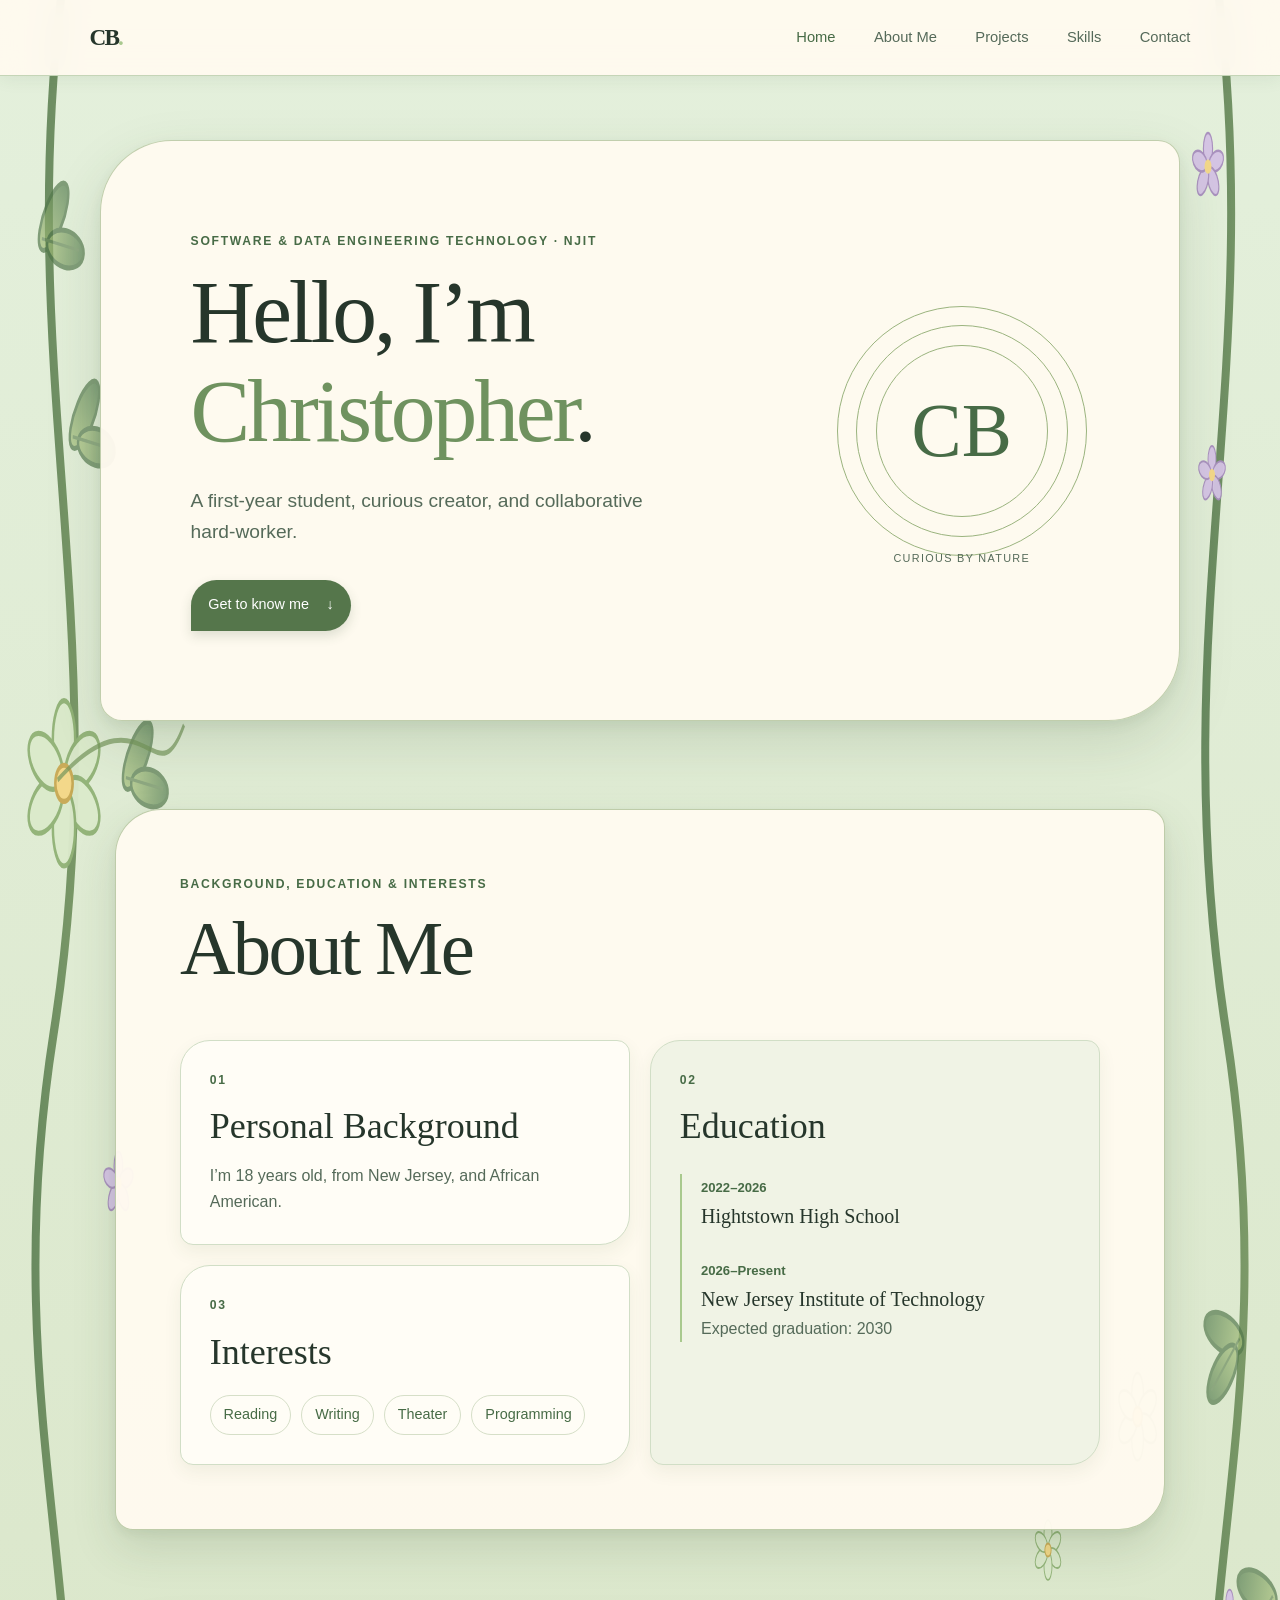
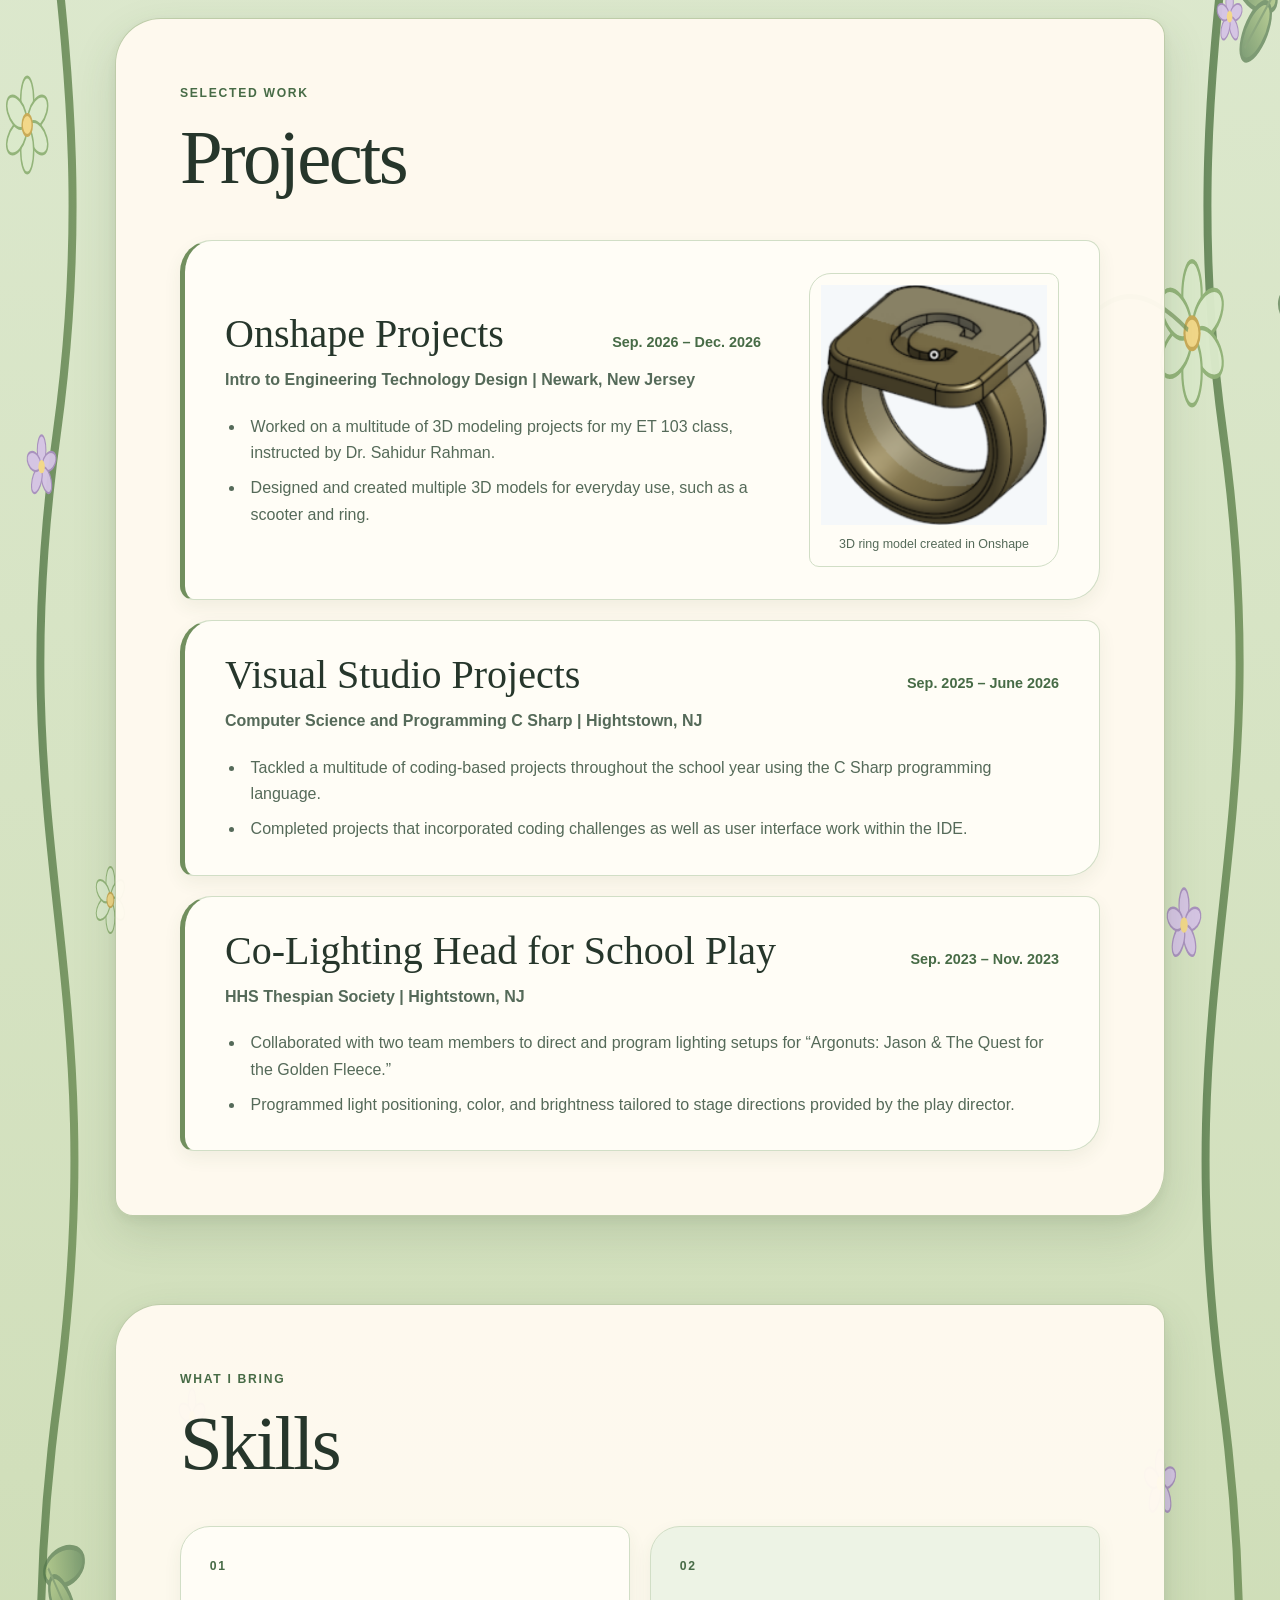
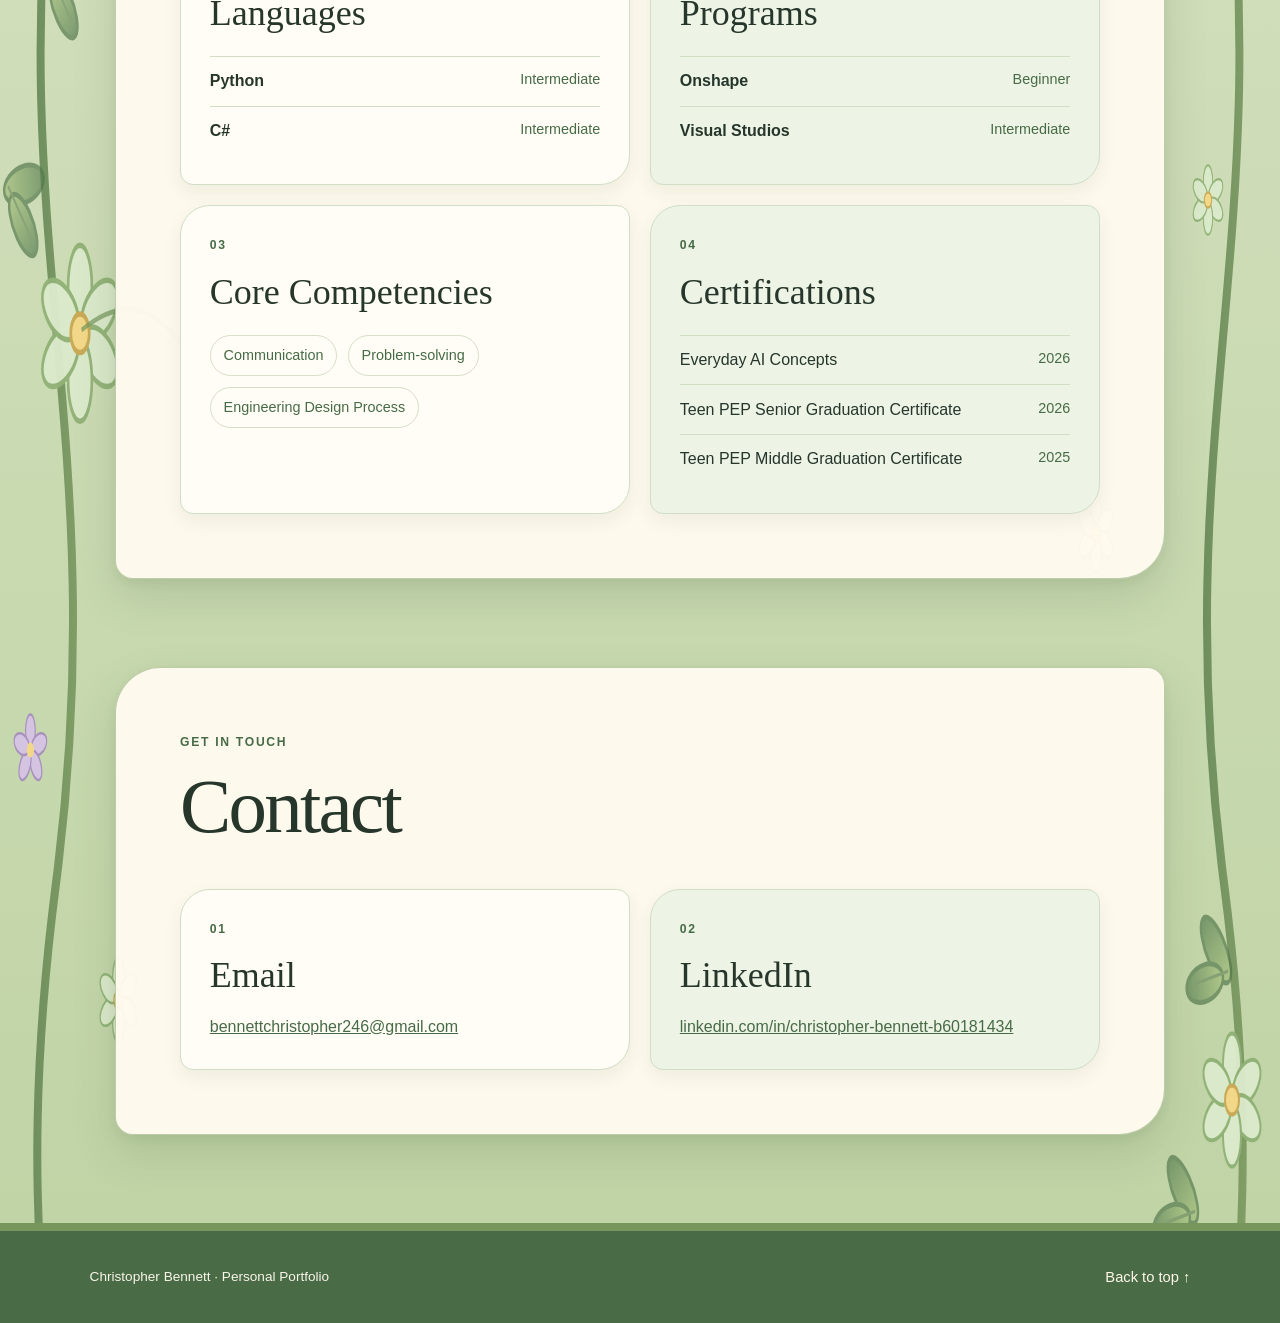
<file: index.html>
<!doctype html>
<html lang="en">
  <head>
    <meta charset="utf-8">
    <meta name="viewport" content="width=device-width, initial-scale=1">
    <meta name="theme-color" content="#e4f0dc">
    <meta name="description" content="The personal portfolio of Christopher Bennett, a Software and Data Engineering Technology student at NJIT.">
    <title>Christopher Bennett | Home</title>
    <link rel="stylesheet" href="styles.css">
    <script src="script.js" defer></script>
  </head>
  <body>
    <a class="skip-link" href="#main">Skip to main content</a>
    <header class="site-header">
      <a class="brand" href="index.html" aria-label="Christopher Bennett home">CB<span>.</span></a>
      <button class="menu-toggle" type="button" aria-expanded="false" aria-controls="primary-navigation">
        <span class="menu-icon" aria-hidden="true"></span>
        <span class="menu-label">Menu</span>
      </button>
      <nav class="navigation" id="primary-navigation" aria-label="Main navigation">
        <a href="#home" aria-current="location">Home</a>
        <a href="#about">About Me</a>
        <a href="#projects">Projects</a>
        <a href="#skills">Skills</a>
        <a href="#contact">Contact</a>
      </nav>
    </header>

    <main id="main">
      <section class="hero" id="home" aria-labelledby="page-title">
        <div class="hero-copy">
          <p class="eyebrow">Software &amp; Data Engineering Technology · NJIT</p>
          <h1 id="page-title">Hello, I’m <span>Christopher</span>.</h1>
          <p class="hero-intro">A first-year student, curious creator, and collaborative hard-worker.</p>
          <a class="button-link" href="#about">Get to know me <span aria-hidden="true">↓</span></a>
        </div>
        <div class="hero-mark" aria-hidden="true">
          <span class="mark-circle"></span>
          <span class="mark-initials">CB</span>
          <span class="mark-caption">curious by nature</span>
        </div>
      </section>

      <section class="about-page" id="about" aria-labelledby="about-title">
        <header class="about-heading">
          <p class="eyebrow">Background, education &amp; interests</p>
          <h2 id="about-title">About Me</h2>
        </header>
        <div class="about-grid">
          <section class="about-card" aria-labelledby="background-title">
            <p class="eyebrow">01</p>
            <h3 id="background-title">Personal Background</h3>
            <p>I’m 18 years old, from New Jersey, and African American.</p>
          </section>
          <section class="about-card education-card" aria-labelledby="education-title">
            <p class="eyebrow">02</p>
            <h3 id="education-title">Education</h3>
            <ol class="education-list">
              <li><span class="education-years">2022–2026</span><h4>Hightstown High School</h4></li>
              <li><span class="education-years">2026–Present</span><h4>New Jersey Institute of Technology</h4><p>Expected graduation: 2030</p></li>
            </ol>
          </section>
          <section class="about-card about-interests" aria-labelledby="about-interests-title">
            <p class="eyebrow">03</p>
            <h3 id="about-interests-title">Interests</h3>
            <ul class="about-interest-list"><li>Reading</li><li>Writing</li><li>Theater</li><li>Programming</li></ul>
          </section>
        </div>
      </section>

      <section class="projects-page" id="projects" aria-labelledby="projects-title">
        <header class="projects-heading"><p class="eyebrow">Selected work</p><h2 id="projects-title">Projects</h2></header>
        <div class="resume-list">
          <article class="resume-entry" aria-labelledby="onshape-title">
            <div class="resume-copy">
              <div class="resume-entry-heading"><h3 id="onshape-title">Onshape Projects</h3><p class="resume-date"><time datetime="2026-09">Sep. 2026</time> – <time datetime="2026-12">Dec. 2026</time></p></div>
              <p class="resume-subtitle">Intro to Engineering Technology Design <span aria-hidden="true">|</span> Newark, New Jersey</p>
              <ul class="resume-bullets"><li>Worked on a multitude of 3D modeling projects for my ET 103 class, instructed by Dr. Sahidur Rahman.</li><li>Designed and created multiple 3D models for everyday use, such as a scooter and ring.</li></ul>
            </div>
            <figure class="resume-image"><img src="assets/Screenshot 2026-10-22 191801.png" alt="A 3D model of a gold-toned ring with a broad, rounded rectangular top." width="232" height="278"><figcaption>3D ring model created in Onshape</figcaption></figure>
          </article>
          <article class="resume-entry resume-entry-text" aria-labelledby="visual-studio-title">
            <div class="resume-copy">
              <div class="resume-entry-heading"><h3 id="visual-studio-title">Visual Studio Projects</h3><p class="resume-date"><time datetime="2025-09">Sep. 2025</time> – <time datetime="2026-06">June 2026</time></p></div>
              <p class="resume-subtitle">Computer Science and Programming C Sharp <span aria-hidden="true">|</span> Hightstown, NJ</p>
              <ul class="resume-bullets"><li>Tackled a multitude of coding-based projects throughout the school year using the C Sharp programming language.</li><li>Completed projects that incorporated coding challenges as well as user interface work within the IDE.</li></ul>
            </div>
          </article>
          <article class="resume-entry resume-entry-text" aria-labelledby="lighting-title">
            <div class="resume-copy">
              <div class="resume-entry-heading"><h3 id="lighting-title">Co-Lighting Head for School Play</h3><p class="resume-date"><time datetime="2023-09">Sep. 2023</time> – <time datetime="2023-11">Nov. 2023</time></p></div>
              <p class="resume-subtitle">HHS Thespian Society <span aria-hidden="true">|</span> Hightstown, NJ</p>
              <ul class="resume-bullets"><li>Collaborated with two team members to direct and program lighting setups for “Argonuts: Jason &amp; The Quest for the Golden Fleece.”</li><li>Programmed light positioning, color, and brightness tailored to stage directions provided by the play director.</li></ul>
            </div>
          </article>
        </div>
      </section>

      <section class="skills-page" id="skills" aria-labelledby="skills-title">
        <header class="skills-heading"><p class="eyebrow">What I bring</p><h2 id="skills-title">Skills</h2></header>
        <div class="skills-grid">
          <section class="skills-card" aria-labelledby="languages-title"><p class="eyebrow">01</p><h3 id="languages-title">Languages</h3><dl class="skill-list"><div><dt>Python</dt><dd>Intermediate</dd></div><div><dt>C#</dt><dd>Intermediate</dd></div></dl></section>
          <section class="skills-card" aria-labelledby="programs-title"><p class="eyebrow">02</p><h3 id="programs-title">Programs</h3><dl class="skill-list"><div><dt>Onshape</dt><dd>Beginner</dd></div><div><dt>Visual Studios</dt><dd>Intermediate</dd></div></dl></section>
          <section class="skills-card" aria-labelledby="competencies-title"><p class="eyebrow">03</p><h3 id="competencies-title">Core Competencies</h3><ul class="skill-tags"><li>Communication</li><li>Problem-solving</li><li>Engineering Design Process</li></ul></section>
          <section class="skills-card certifications-card" aria-labelledby="certifications-title"><p class="eyebrow">04</p><h3 id="certifications-title">Certifications</h3><ul class="certification-list"><li><span>Everyday AI Concepts</span><time datetime="2026">2026</time></li><li><span>Teen PEP Senior Graduation Certificate</span><time datetime="2026">2026</time></li><li><span>Teen PEP Middle Graduation Certificate</span><time datetime="2025">2025</time></li></ul></section>
        </div>
      </section>

      <section class="contact-page" id="contact" aria-labelledby="contact-title">
        <header class="contact-heading"><p class="eyebrow">Get in touch</p><h2 id="contact-title">Contact</h2></header>
        <div class="contact-grid">
          <section class="contact-card" aria-labelledby="email-title"><p class="eyebrow">01</p><h3 id="email-title">Email</h3><a href="mailto:bennettchristopher246@gmail.com">bennettchristopher246@gmail.com</a></section>
          <section class="contact-card" aria-labelledby="linkedin-title"><p class="eyebrow">02</p><h3 id="linkedin-title">LinkedIn</h3><a href="https://www.linkedin.com/in/christopher-bennett-b60181434/" target="_blank" rel="noopener noreferrer">linkedin.com/in/christopher-bennett-b60181434</a></section>
        </div>
      </section>
    </main>

    <footer class="site-footer">
      <p>Christopher Bennett <span aria-hidden="true">·</span> Personal Portfolio</p>
      <a href="#home">Back to top ↑</a>
    </footer>
  </body>
</html>
</file>
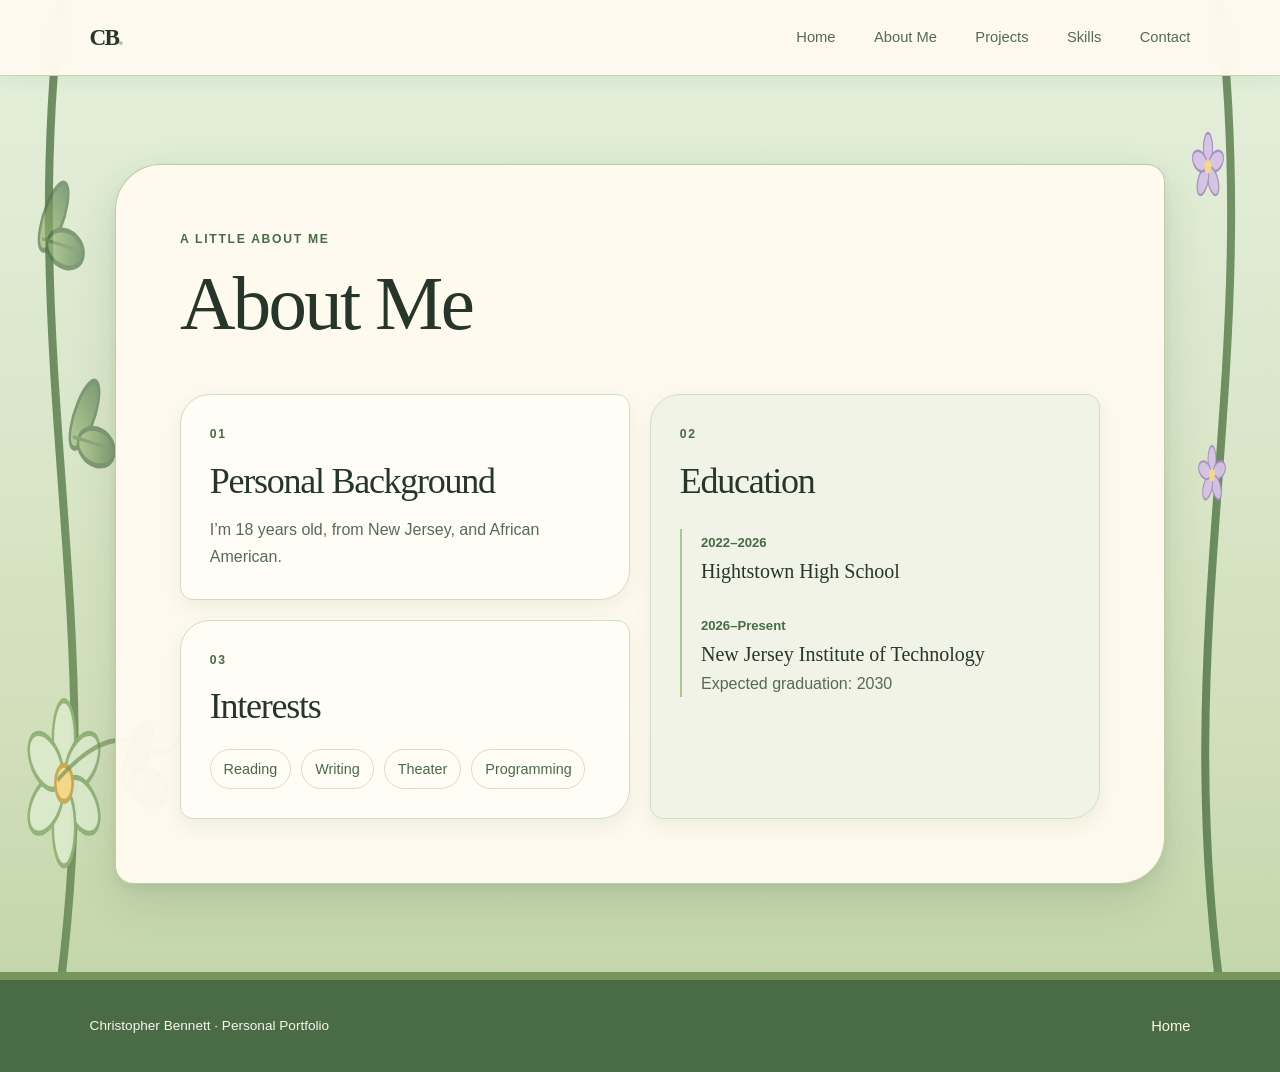
<file: about.html>
<!doctype html>
<html lang="en">
  <head>
    <meta charset="utf-8">
    <meta name="viewport" content="width=device-width, initial-scale=1">
    <title>Christopher Bennett | About Me</title>
    <link rel="stylesheet" href="styles.css">
    <script src="script.js" defer></script>
  </head>
  <body>
    <a class="skip-link" href="#main">Skip to main content</a>
    <header class="site-header">
      <a class="brand" href="index.html#home" aria-label="Christopher Bennett home">CB<span>.</span></a>
      <button class="menu-toggle" type="button" aria-expanded="false" aria-controls="primary-navigation"><span class="menu-icon" aria-hidden="true"></span><span class="menu-label">Menu</span></button>
      <nav class="navigation" id="primary-navigation" aria-label="Main navigation">
        <a href="index.html#home">Home</a><a href="index.html#about">About Me</a><a href="index.html#projects">Projects</a><a href="index.html#skills">Skills</a><a href="index.html#contact">Contact</a>
      </nav>
    </header>
    <main id="main" class="about-page">
      <header class="about-heading">
        <p class="eyebrow">A little about me</p>
        <h1>About Me</h1>
      </header>
      <div class="about-grid">
        <section class="about-card" aria-labelledby="background-title">
          <p class="eyebrow">01</p>
          <h2 id="background-title">Personal Background</h2>
          <p>I’m 18 years old, from New Jersey, and African American.</p>
        </section>
        <section class="about-card education-card" aria-labelledby="education-title">
          <p class="eyebrow">02</p>
          <h2 id="education-title">Education</h2>
          <ol class="education-list">
            <li>
              <span class="education-years">2022–2026</span>
              <h3>Hightstown High School</h3>
            </li>
            <li>
              <span class="education-years">2026–Present</span>
              <h3>New Jersey Institute of Technology</h3>
              <p>Expected graduation: 2030</p>
            </li>
          </ol>
        </section>
        <section class="about-card about-interests" aria-labelledby="about-interests-title">
          <p class="eyebrow">03</p>
          <h2 id="about-interests-title">Interests</h2>
          <ul class="about-interest-list">
            <li>Reading</li>
            <li>Writing</li>
            <li>Theater</li>
            <li>Programming</li>
          </ul>
        </section>
      </div>
    </main>
    <footer class="site-footer"><p>Christopher Bennett <span aria-hidden="true">·</span> Personal Portfolio</p><a href="index.html">Home</a></footer>
  </body>
</html>
</file>
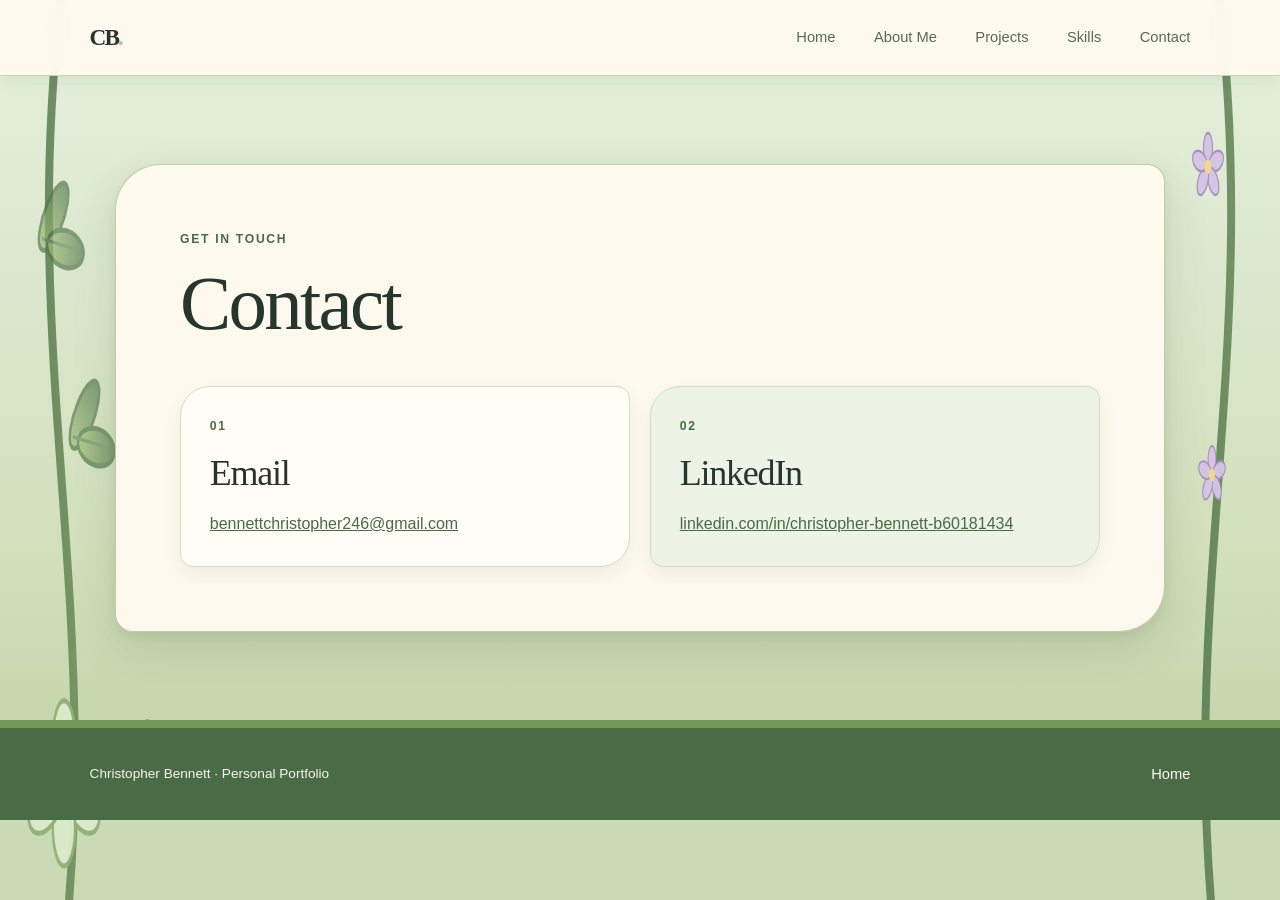
<file: contact.html>
<!doctype html>
<html lang="en">
  <head>
    <meta charset="utf-8">
    <meta name="viewport" content="width=device-width, initial-scale=1">
    <title>Christopher Bennett | Contact</title>
    <link rel="stylesheet" href="styles.css">
    <script src="script.js" defer></script>
  </head>
  <body>
    <a class="skip-link" href="#main">Skip to main content</a>
    <header class="site-header">
      <a class="brand" href="index.html#home" aria-label="Christopher Bennett home">CB<span>.</span></a>
      <button class="menu-toggle" type="button" aria-expanded="false" aria-controls="primary-navigation"><span class="menu-icon" aria-hidden="true"></span><span class="menu-label">Menu</span></button>
      <nav class="navigation" id="primary-navigation" aria-label="Main navigation">
        <a href="index.html#home">Home</a><a href="index.html#about">About Me</a><a href="index.html#projects">Projects</a><a href="index.html#skills">Skills</a><a href="index.html#contact">Contact</a>
      </nav>
    </header>
    <main id="main" class="contact-page">
      <header class="contact-heading">
        <p class="eyebrow">Get in touch</p>
        <h1>Contact</h1>
      </header>
      <div class="contact-grid">
        <section class="contact-card" aria-labelledby="email-title">
          <p class="eyebrow">01</p>
          <h2 id="email-title">Email</h2>
          <a href="mailto:bennettchristopher246@gmail.com">bennettchristopher246@gmail.com</a>
        </section>
        <section class="contact-card" aria-labelledby="linkedin-title">
          <p class="eyebrow">02</p>
          <h2 id="linkedin-title">LinkedIn</h2>
          <a href="https://www.linkedin.com/in/christopher-bennett-b60181434/" target="_blank" rel="noopener noreferrer">linkedin.com/in/christopher-bennett-b60181434</a>
        </section>
      </div>
    </main>
    <footer class="site-footer"><p>Christopher Bennett <span aria-hidden="true">·</span> Personal Portfolio</p><a href="index.html">Home</a></footer>
  </body>
</html>
</file>
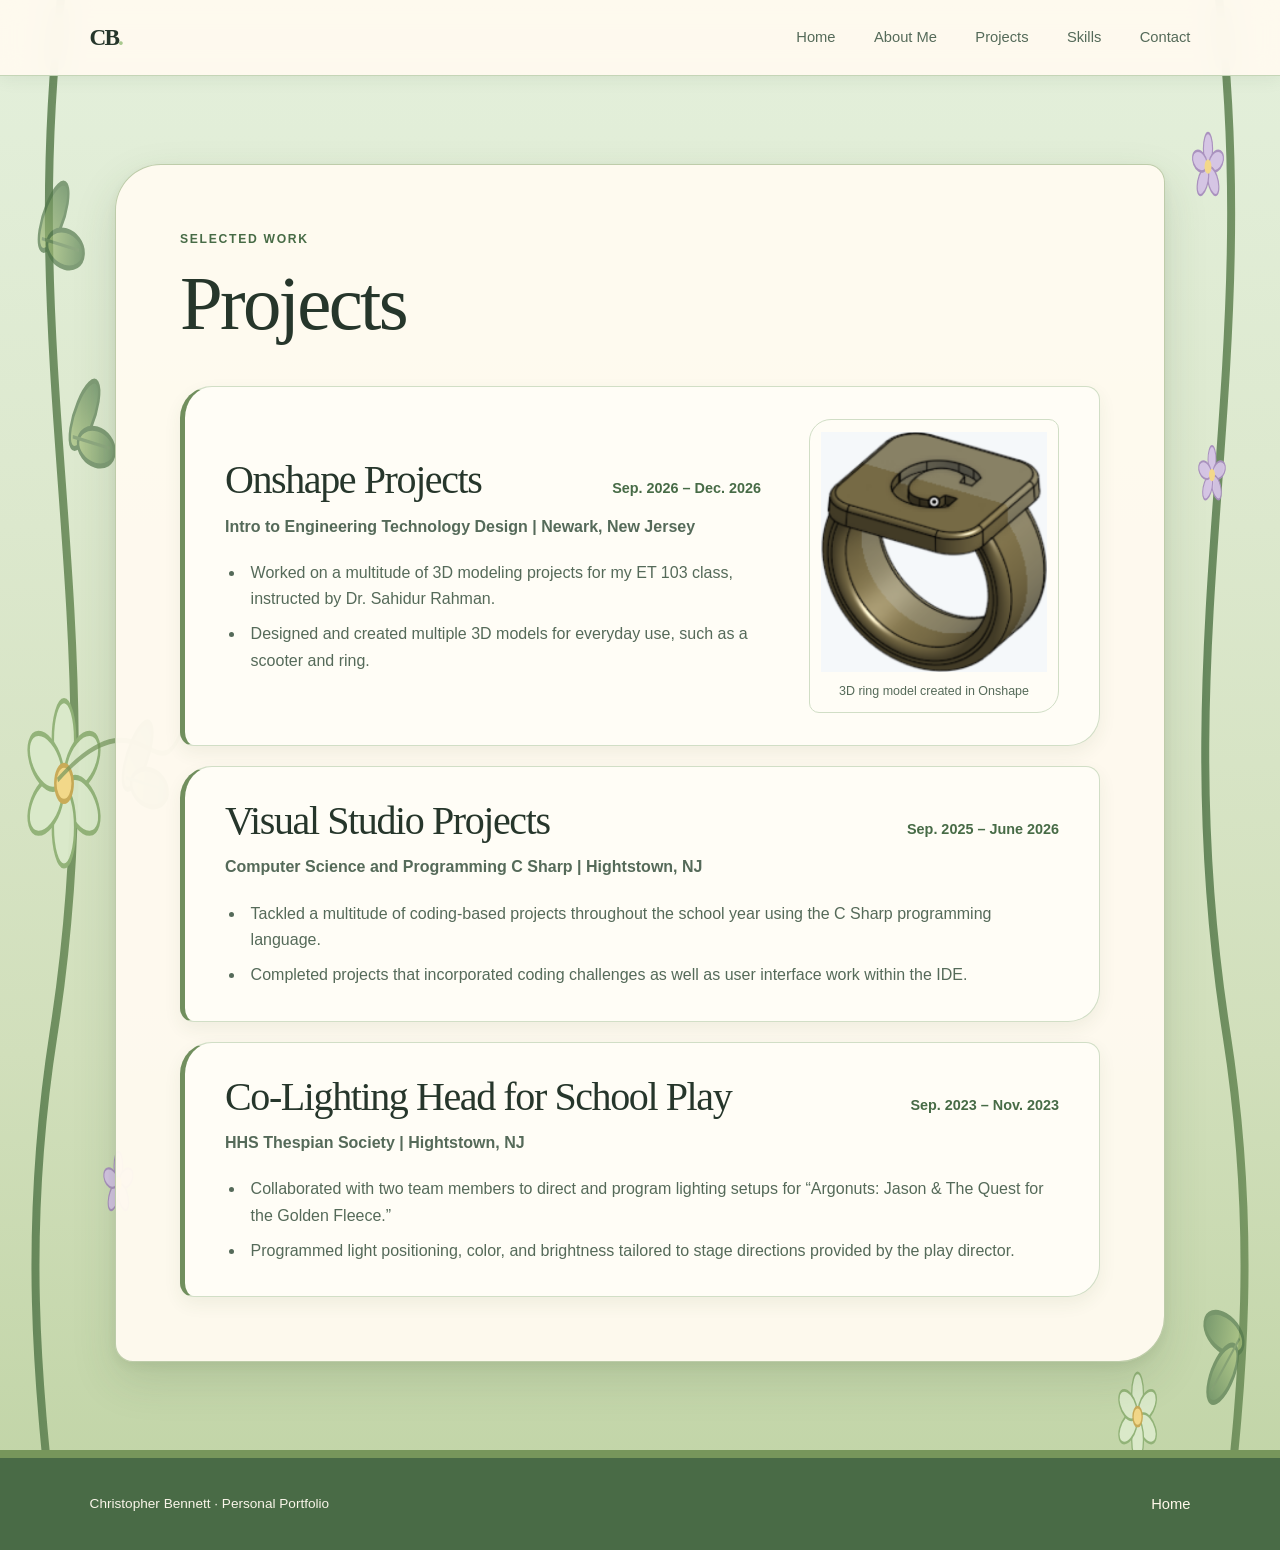
<file: projects.html>
<!doctype html>
<html lang="en">
  <head>
    <meta charset="utf-8">
    <meta name="viewport" content="width=device-width, initial-scale=1">
    <title>Christopher Bennett | Projects</title>
    <link rel="stylesheet" href="styles.css">
    <script src="script.js" defer></script>
  </head>
  <body>
    <a class="skip-link" href="#main">Skip to main content</a>
    <header class="site-header">
      <a class="brand" href="index.html#home" aria-label="Christopher Bennett home">CB<span>.</span></a>
      <button class="menu-toggle" type="button" aria-expanded="false" aria-controls="primary-navigation"><span class="menu-icon" aria-hidden="true"></span><span class="menu-label">Menu</span></button>
      <nav class="navigation" id="primary-navigation" aria-label="Main navigation">
        <a href="index.html#home">Home</a><a href="index.html#about">About Me</a><a href="index.html#projects">Projects</a><a href="index.html#skills">Skills</a><a href="index.html#contact">Contact</a>
      </nav>
    </header>
    <main id="main" class="projects-page">
      <header class="projects-heading">
        <p class="eyebrow">Selected work</p>
        <h1>Projects</h1>
      </header>
      <div class="resume-list">
      <section class="resume-entry" aria-labelledby="onshape-title">
        <div class="resume-copy">
          <div class="resume-entry-heading">
            <h2 id="onshape-title">Onshape Projects</h2>
            <p class="resume-date"><time datetime="2026-09">Sep. 2026</time> – <time datetime="2026-12">Dec. 2026</time></p>
          </div>
          <p class="resume-subtitle">Intro to Engineering Technology Design <span aria-hidden="true">|</span> Newark, New Jersey</p>
          <ul class="resume-bullets">
            <li>Worked on a multitude of 3D modeling projects for my ET 103 class, instructed by Dr. Sahidur Rahman.</li>
            <li>Designed and created multiple 3D models for everyday use, such as a scooter and ring.</li>
          </ul>
        </div>
        <figure class="resume-image">
          <img src="assets/Screenshot 2026-10-22 191801.png" alt="A 3D model of a gold-toned ring with a broad, rounded rectangular top." width="232" height="278">
          <figcaption>3D ring model created in Onshape</figcaption>
        </figure>
      </section>
      <section class="resume-entry resume-entry-text" aria-labelledby="visual-studio-title">
        <div class="resume-copy">
          <div class="resume-entry-heading">
            <h2 id="visual-studio-title">Visual Studio Projects</h2>
            <p class="resume-date"><time datetime="2025-09">Sep. 2025</time> – <time datetime="2026-06">June 2026</time></p>
          </div>
          <p class="resume-subtitle">Computer Science and Programming C Sharp <span aria-hidden="true">|</span> Hightstown, NJ</p>
          <ul class="resume-bullets">
            <li>Tackled a multitude of coding-based projects throughout the school year using the C Sharp programming language.</li>
            <li>Completed projects that incorporated coding challenges as well as user interface work within the IDE.</li>
          </ul>
        </div>
      </section>
      <section class="resume-entry resume-entry-text" aria-labelledby="lighting-title">
        <div class="resume-copy">
          <div class="resume-entry-heading">
            <h2 id="lighting-title">Co-Lighting Head for School Play</h2>
            <p class="resume-date"><time datetime="2023-09">Sep. 2023</time> – <time datetime="2023-11">Nov. 2023</time></p>
          </div>
          <p class="resume-subtitle">HHS Thespian Society <span aria-hidden="true">|</span> Hightstown, NJ</p>
          <ul class="resume-bullets">
            <li>Collaborated with two team members to direct and program lighting setups for “Argonuts: Jason &amp; The Quest for the Golden Fleece.”</li>
            <li>Programmed light positioning, color, and brightness tailored to stage directions provided by the play director.</li>
          </ul>
        </div>
      </section>
      </div>
    </main>
    <footer class="site-footer"><p>Christopher Bennett <span aria-hidden="true">·</span> Personal Portfolio</p><a href="index.html">Home</a></footer>
  </body>
</html>
</file>
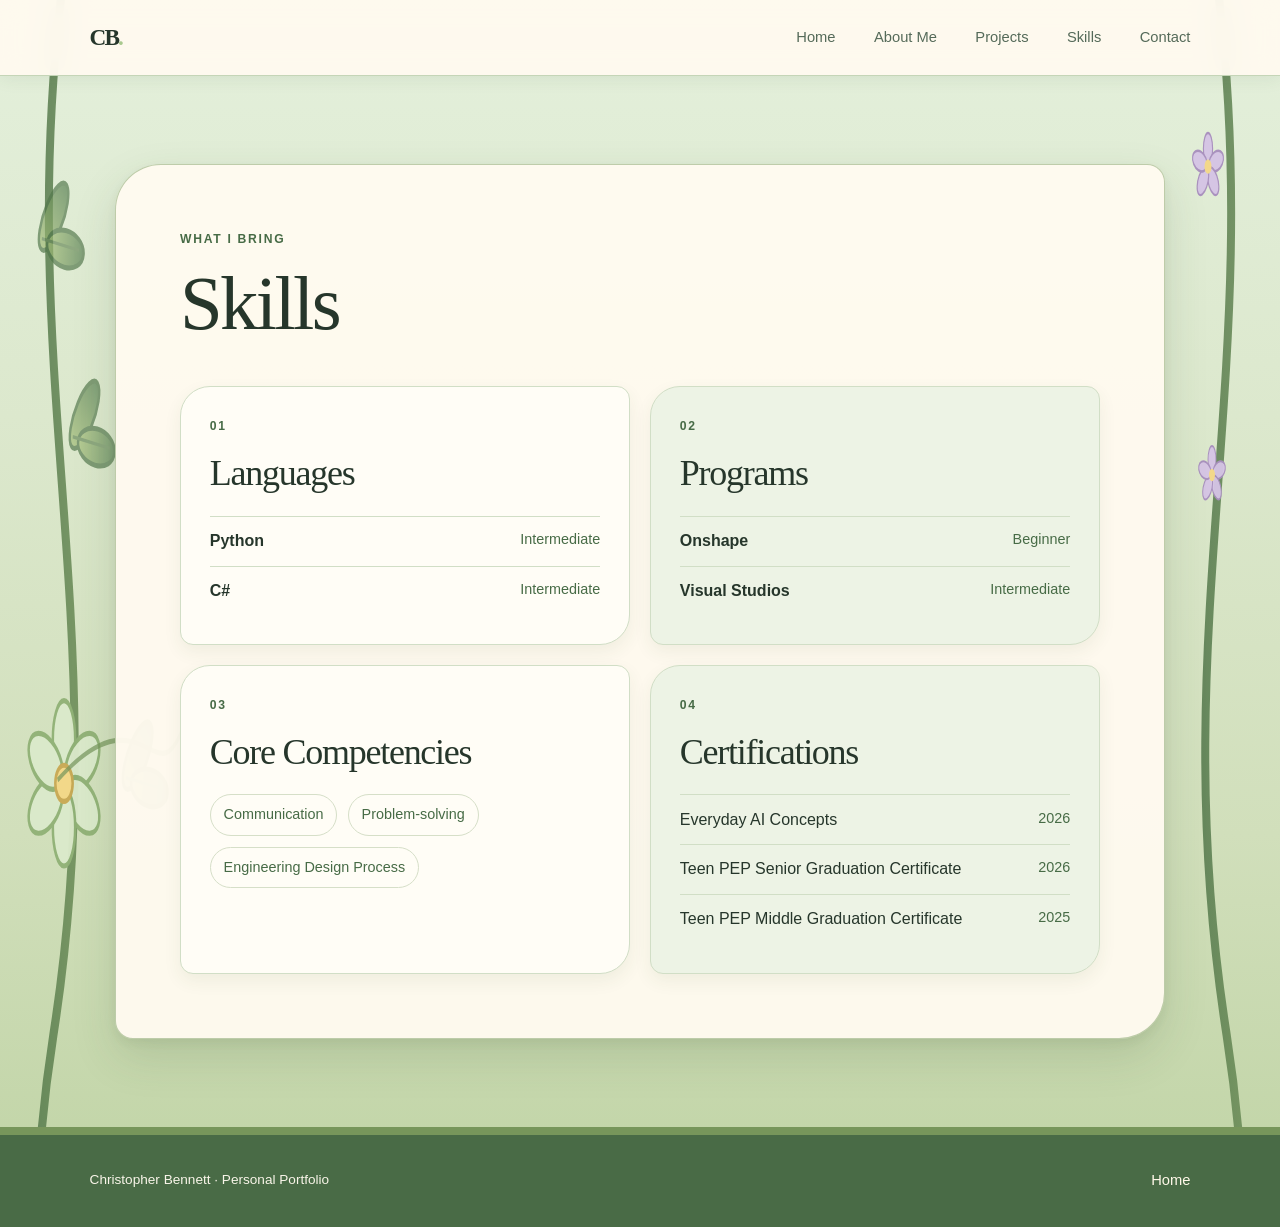
<file: skills.html>
<!doctype html>
<html lang="en">
  <head>
    <meta charset="utf-8">
    <meta name="viewport" content="width=device-width, initial-scale=1">
    <title>Christopher Bennett | Skills</title>
    <link rel="stylesheet" href="styles.css">
    <script src="script.js" defer></script>
  </head>
  <body>
    <a class="skip-link" href="#main">Skip to main content</a>
    <header class="site-header">
      <a class="brand" href="index.html#home" aria-label="Christopher Bennett home">CB<span>.</span></a>
      <button class="menu-toggle" type="button" aria-expanded="false" aria-controls="primary-navigation"><span class="menu-icon" aria-hidden="true"></span><span class="menu-label">Menu</span></button>
      <nav class="navigation" id="primary-navigation" aria-label="Main navigation">
        <a href="index.html#home">Home</a><a href="index.html#about">About Me</a><a href="index.html#projects">Projects</a><a href="index.html#skills">Skills</a><a href="index.html#contact">Contact</a>
      </nav>
    </header>
    <main id="main" class="skills-page">
      <header class="skills-heading">
        <p class="eyebrow">What I bring</p>
        <h1>Skills</h1>
      </header>
      <div class="skills-grid">
        <section class="skills-card" aria-labelledby="languages-title">
          <p class="eyebrow">01</p>
          <h2 id="languages-title">Languages</h2>
          <dl class="skill-list">
            <div><dt>Python</dt><dd>Intermediate</dd></div>
            <div><dt>C#</dt><dd>Intermediate</dd></div>
          </dl>
        </section>
        <section class="skills-card" aria-labelledby="programs-title">
          <p class="eyebrow">02</p>
          <h2 id="programs-title">Programs</h2>
          <dl class="skill-list">
            <div><dt>Onshape</dt><dd>Beginner</dd></div>
            <div><dt>Visual Studios</dt><dd>Intermediate</dd></div>
          </dl>
        </section>
        <section class="skills-card" aria-labelledby="competencies-title">
          <p class="eyebrow">03</p>
          <h2 id="competencies-title">Core Competencies</h2>
          <ul class="skill-tags">
            <li>Communication</li>
            <li>Problem-solving</li>
            <li>Engineering Design Process</li>
          </ul>
        </section>
        <section class="skills-card certifications-card" aria-labelledby="certifications-title">
          <p class="eyebrow">04</p>
          <h2 id="certifications-title">Certifications</h2>
          <ul class="certification-list">
            <li><span>Everyday AI Concepts</span><time datetime="2026">2026</time></li>
            <li><span>Teen PEP Senior Graduation Certificate</span><time datetime="2026">2026</time></li>
            <li><span>Teen PEP Middle Graduation Certificate</span><time datetime="2025">2025</time></li>
          </ul>
        </section>
      </div>
    </main>
    <footer class="site-footer"><p>Christopher Bennett <span aria-hidden="true">·</span> Personal Portfolio</p><a href="index.html">Home</a></footer>
  </body>
</html>
</file>
<file: styles.css>
:root {
  color-scheme: light;
  --ink: #26362b;
  --muted: #556a59;
  --accent: #a9c98e;
  --leaf-highlight: #6f925f;
  --green-deep: #476b46;
  --soft-green: #edf3e5;
  --paper: #fffaf0;
  --line: #d1dec6;
  --serif: Georgia, "Times New Roman", serif;
  --sans: "Segoe UI", Arial, sans-serif;
}

* { box-sizing: border-box; }
html { scroll-behavior: smooth; }
body {
  margin: 0;
  background-color: #c9dab5;
  background-image: url("assets/foreground-flowers-bloom.svg"), linear-gradient(180deg, #e4f0dc 0%, #dce8cd 34%, #d1dfbb 68%, #bfd3a4 100%);
  background-repeat: repeat-y, no-repeat;
  background-position: center top, center;
  background-size: 100% 5000px, 100% 100%;
  color: var(--ink);
  font-family: var(--sans);
  line-height: 1.65;
}
a { color: inherit; }
a:focus-visible, button:focus-visible { outline: 3px solid var(--green-deep); outline-offset: 4px; }
.skip-link {
  position: absolute; z-index: 5; top: 0.75rem; left: 0.75rem;
  transform: translateY(-160%); padding: 0.6rem 0.9rem;
  background: white; color: var(--ink); border: 1px solid var(--line);
}
.skip-link:focus { transform: translateY(0); }
.site-header {
  min-height: 76px; padding: 0 clamp(1.25rem, 7vw, 7rem);
  display: flex; align-items: center; justify-content: space-between;
  position: sticky; top: 0; z-index: 10;
  border-bottom: 1px solid #c5d5b7; background: rgba(255, 250, 240, 0.94); backdrop-filter: blur(12px);
  box-shadow: 0 3px 16px rgba(47, 79, 48, 0.08);
}
.brand { text-decoration: none; font: 700 1.45rem var(--serif); letter-spacing: -0.08em; }
.brand span { color: var(--accent); }
.navigation { display: flex; gap: clamp(1.25rem, 3vw, 2.8rem); }
.navigation a, .site-footer a { text-decoration: none; color: var(--muted); font-size: 0.92rem; }
.navigation a:hover, .navigation a[aria-current="page"], .navigation a[aria-current="location"], .site-footer a:hover { color: var(--green-deep); }
.menu-toggle { display: none; }
main { overflow: hidden; }
main > section[id] { scroll-margin-top: 90px; }
.hero {
  width: min(1080px, calc(100% - clamp(2rem, 14vw, 18rem)));
  min-height: 475px; margin: clamp(2rem, 5vw, 4rem) auto; padding: clamp(2rem, 7vw, 6rem);
  display: grid; grid-template-columns: minmax(0, 1.4fr) minmax(200px, 0.6fr);
  align-items: center; gap: 3rem;
  border: 1px solid rgba(148, 174, 125, 0.58);
  border-radius: 72px 22px 72px 22px;
  background: rgba(255, 250, 240, 0.96);
  box-shadow: 0 22px 55px rgba(52, 83, 48, 0.15), 0 5px 12px rgba(52, 83, 48, 0.08);
}
.eyebrow { margin: 0 0 0.8rem; color: var(--green-deep); font-size: 0.76rem; font-weight: 700; letter-spacing: 0.14em; text-transform: uppercase; }
h1, h2 { font-family: var(--serif); font-weight: 400; letter-spacing: -0.035em; line-height: 1.1; }
h1 { max-width: 680px; margin: 0; font-size: clamp(3.1rem, 7vw, 6.3rem); }
h1 span { color: var(--leaf-highlight); }
.hero-intro { max-width: 480px; margin: 1.5rem 0 2rem; color: var(--muted); font-size: clamp(1rem, 1.6vw, 1.2rem); }
.button-link { display: inline-flex; align-items: center; gap: 1.1rem; padding: 0.85rem 1.1rem; color: white; background: #55764b; border-radius: 999px 999px 999px 12px; text-decoration: none; font-size: 0.9rem; box-shadow: 0 5px 12px rgba(52, 83, 48, 0.16); }
.button-link:hover { background: #3d613f; }
.hero-mark { width: min(250px, 100%); aspect-ratio: 1; justify-self: center; position: relative; display: grid; place-items: center; }
.mark-circle { position: absolute; inset: 0; border: 1px solid #9bb47f; border-radius: 50%; }
.mark-circle::before, .mark-circle::after { content: ""; position: absolute; border: 1px solid #9bb47f; border-radius: 50%; inset: 18px; }
.mark-circle::after { inset: 38px; }
.mark-initials { color: var(--green-deep); font: 400 4.7rem var(--serif); }
.mark-caption { position: absolute; bottom: -0.75rem; color: var(--muted); font-size: 0.68rem; letter-spacing: 0.12em; text-transform: uppercase; }
.intro-section, .interests-section { padding: 5rem clamp(1.5rem, 12vw, 12rem); }
.intro-section { display: grid; grid-template-columns: 0.8fr 1.2fr; gap: 4rem; align-items: start; background: white; }
h2 { margin: 0; font-size: clamp(2rem, 4vw, 3.3rem); }
.intro-text { max-width: 700px; margin: 0; color: var(--muted); font-size: 1.05rem; }
.about-page, .projects-page, .skills-page, .contact-page {
  width: min(1050px, calc(100% - 2rem));
  margin: clamp(2.5rem, 7vw, 5.5rem) auto;
  padding: clamp(1.8rem, 6vw, 4rem);
  border: 1px solid rgba(143, 171, 120, 0.58);
  border-radius: 46px 18px 46px 18px;
  background: rgba(255, 250, 240, 0.96);
  box-shadow: 0 18px 44px rgba(52, 83, 48, 0.15), 0 4px 10px rgba(52, 83, 48, 0.07);
}
.about-heading { margin-bottom: 3rem; }
.about-heading h1, .about-heading h2 { margin: 0; font-size: clamp(2.8rem, 6vw, 5rem); }
.about-grid { display: grid; grid-template-columns: repeat(2, minmax(0, 1fr)); gap: 1.25rem; }
.about-card { padding: 1.8rem; border: 1px solid var(--line); border-radius: 30px 13px 30px 13px; background: #fffdf6; box-shadow: 0 7px 18px rgba(55, 82, 47, 0.07); }
.about-card .eyebrow { margin-bottom: 1.1rem; }
.about-card h2, .about-card h3 { margin: 0; font: 400 clamp(1.65rem, 3vw, 2.25rem)/1.1 var(--serif); }
.about-card > p:last-child { margin-bottom: 0; color: var(--muted); }
.education-card { grid-row: span 2; background: #f0f3e5; }
.education-list { margin: 1.7rem 0 0; padding: 0; list-style: none; }
.education-list li { padding: 0 0 1.5rem 1.2rem; border-left: 2px solid #a9c98e; }
.education-list li:last-child { padding-bottom: 0; }
.education-years { color: var(--green-deep); font-size: 0.82rem; font-weight: 700; }
.education-list h3, .education-list h4 { margin: 0.3rem 0; font: 1.25rem var(--serif); }
.education-list p { margin: 0; color: var(--muted); }
.about-interest-list { display: flex; flex-wrap: wrap; gap: 0.65rem; margin: 1.4rem 0 0; padding: 0; list-style: none; }
.about-interest-list li { padding: 0.45rem 0.8rem; border: 1px solid #d6dfc8; border-radius: 999px; color: var(--green-deep); background: #fffdf6; font-size: 0.9rem; }
.skills-heading { margin-bottom: 2.5rem; }
.skills-heading h1, .skills-heading h2 { margin: 0; font-size: clamp(2.8rem, 6vw, 5rem); }
.skills-grid { display: grid; grid-template-columns: repeat(2, minmax(0, 1fr)); gap: 1.25rem; }
.skills-card { padding: 1.8rem; border: 1px solid var(--line); border-radius: 30px 13px 30px 13px; background: #fffdf6; box-shadow: 0 7px 18px rgba(55, 82, 47, 0.07); }
.skills-card:nth-child(2), .certifications-card { background: var(--soft-green); }
.skills-card .eyebrow { margin-bottom: 1.1rem; }
.skills-card h2, .skills-card h3 { margin: 0; font: 400 clamp(1.65rem, 3vw, 2.25rem)/1.1 var(--serif); }
.skill-list, .skill-tags, .certification-list { margin: 1.4rem 0 0; padding: 0; list-style: none; }
.skill-list div, .certification-list li { display: flex; justify-content: space-between; gap: 1rem; padding: 0.7rem 0; border-top: 1px solid var(--line); }
.skill-list dt, .certification-list span { color: var(--ink); font-weight: 600; }
.skill-list dd, .certification-list time { margin: 0; color: var(--green-deep); font-size: 0.9rem; }
.skill-tags { display: flex; flex-wrap: wrap; gap: 0.65rem; }
.skill-tags li { padding: 0.5rem 0.8rem; border: 1px solid #d6dfc8; border-radius: 999px; color: var(--green-deep); background: #fffdf6; font-size: 0.9rem; }
.certification-list li { align-items: flex-start; }
.certification-list span { font-weight: 500; }
.contact-heading { margin-bottom: 2.5rem; }
.contact-heading h1, .contact-heading h2 { margin: 0; font-size: clamp(2.8rem, 6vw, 5rem); }
.contact-grid { display: grid; grid-template-columns: repeat(2, minmax(0, 1fr)); gap: 1.25rem; }
.contact-card { min-width: 0; padding: 1.8rem; border: 1px solid var(--line); border-radius: 30px 13px 30px 13px; background: #fffdf6; box-shadow: 0 7px 18px rgba(55, 82, 47, 0.07); }
.contact-card:nth-child(2) { background: var(--soft-green); }
.contact-card .eyebrow { margin-bottom: 1.1rem; }
.contact-card h2, .contact-card h3 { margin: 0 0 1.1rem; font: 400 clamp(1.65rem, 3vw, 2.25rem)/1.1 var(--serif); }
.contact-card a { color: var(--green-deep); overflow-wrap: anywhere; }
.contact-card a:hover { color: #35513c; }
.projects-page { min-height: 0; }
.projects-heading { margin-bottom: 2.5rem; }
.projects-heading h1, .projects-heading h2 { margin: 0; font-size: clamp(2.8rem, 6vw, 5rem); }
.resume-list { display: grid; gap: 1.25rem; }
.resume-entry { max-width: 1050px; padding: 2rem clamp(1.25rem, 4vw, 2.5rem); border: 1px solid var(--line); border-left: 5px solid #718f5e; border-radius: 32px 14px 32px 14px; background: #fffdf6; display: grid; grid-template-columns: minmax(0, 1fr) minmax(170px, 250px); align-items: center; gap: clamp(1.5rem, 4vw, 3rem); box-shadow: 0 7px 18px rgba(55, 82, 47, 0.07); }
.resume-entry-text { grid-template-columns: minmax(0, 1fr); }
.resume-copy { min-width: 0; }
.resume-image { margin: 0; padding: 0.7rem; background: #fffdf6; border: 1px solid var(--line); border-radius: 22px 10px 22px 10px; }
.resume-image img { display: block; width: 100%; height: auto; }
.resume-image figcaption { margin-top: 0.55rem; color: var(--muted); font-size: 0.78rem; text-align: center; }
.resume-entry-heading { display: flex; justify-content: space-between; align-items: baseline; gap: 1rem; }
.resume-entry h2, .resume-entry h3 { margin: 0; font: 400 clamp(1.7rem, 3.5vw, 2.5rem)/1.1 var(--serif); }
.resume-date { margin: 0; color: var(--green-deep); font-size: 0.9rem; font-weight: 700; white-space: nowrap; }
.resume-subtitle { margin: 0.7rem 0 1.25rem; color: var(--muted); font-weight: 600; }
.resume-bullets { margin: 0; padding-left: 1.25rem; color: var(--muted); }
.resume-bullets li { padding-left: 0.35rem; margin-top: 0.55rem; }
.interests-section { background: var(--soft-green); }
.interest-list { list-style: none; margin: 2rem 0 0; padding: 0; display: grid; grid-template-columns: repeat(4, 1fr); border-top: 1px solid #c5d5b7; }
.interest-list li { display: flex; flex-direction: column; gap: 1rem; padding: 1.3rem 1rem 0 0; font: 1.35rem var(--serif); }
.interest-number { color: var(--green-deep); font: 700 0.7rem var(--sans); letter-spacing: 0.1em; }
.site-footer { min-height: 100px; padding: 1.5rem clamp(1.5rem, 7vw, 7rem); display: flex; justify-content: space-between; align-items: center; gap: 1rem; color: #f9f5e9; background: #496b46; border-top: 8px solid #77965b; font-size: 0.85rem; }
.site-footer a { color: #fff8e9; }
.site-footer p { margin: 0; }

@media (max-width: 650px) {
  .site-header { min-height: 68px; position: sticky; top: 0; z-index: 10; }
  .menu-toggle { display: inline-flex; align-items: center; gap: 0.55rem; border: 0; background: transparent; color: var(--ink); font: inherit; cursor: pointer; }
  .menu-icon, .menu-icon::before, .menu-icon::after { display: block; width: 18px; height: 2px; background: var(--green-deep); position: relative; }
  .menu-icon::before, .menu-icon::after { content: ""; position: absolute; left: 0; }
  .menu-icon::before { top: -6px; }
  .menu-icon::after { top: 6px; }
  .navigation { display: none; position: absolute; z-index: 2; top: 100%; left: 0; right: 0; padding: 0.8rem 1.5rem 1.2rem; flex-direction: column; gap: 0; background: var(--paper); border-bottom: 1px solid var(--line); }
  .navigation.is-open { display: flex; }
  .navigation a { padding: 0.65rem 0; }
  .hero { width: calc(100% - 1rem); min-height: 0; margin: 1rem auto 2.5rem; padding: 2.5rem 1.25rem 3.5rem; grid-template-columns: 1fr; gap: 3rem; border-radius: 38px 14px 38px 14px; background: rgba(255, 250, 240, 0.96); }
  .hero-mark { width: 180px; }
  .mark-initials { font-size: 3.5rem; }
  .intro-section { grid-template-columns: 1fr; gap: 1.5rem; }
  .about-page, .projects-page, .skills-page, .contact-page { margin-block: 2.5rem; padding: 1.5rem; border-radius: 34px 14px 34px 14px; }
  .about-heading { margin-bottom: 2rem; }
  .about-grid { grid-template-columns: 1fr; }
  .education-card { grid-row: auto; }
  .skills-grid { grid-template-columns: 1fr; }
  .contact-grid { grid-template-columns: 1fr; }
  .projects-heading { margin-bottom: 2rem; }
  .resume-entry-heading { align-items: flex-start; flex-direction: column; gap: 0.3rem; }
  .resume-entry { grid-template-columns: minmax(0, 1fr); }
  .resume-image { width: min(100%, 260px); justify-self: center; }
  .intro-section, .interests-section { padding-top: 3.5rem; padding-bottom: 3.5rem; }
  body { background-size: 100% 5000px, 100% 100%; }
  .interest-list { grid-template-columns: repeat(2, 1fr); row-gap: 1.4rem; }
  .site-footer { align-items: flex-start; flex-direction: column; justify-content: center; }
}

@media (prefers-reduced-motion: reduce) {
  html { scroll-behavior: auto; }
  *, *::before, *::after { animation-duration: 0.01ms !important; transition-duration: 0.01ms !important; }
}
</file>
